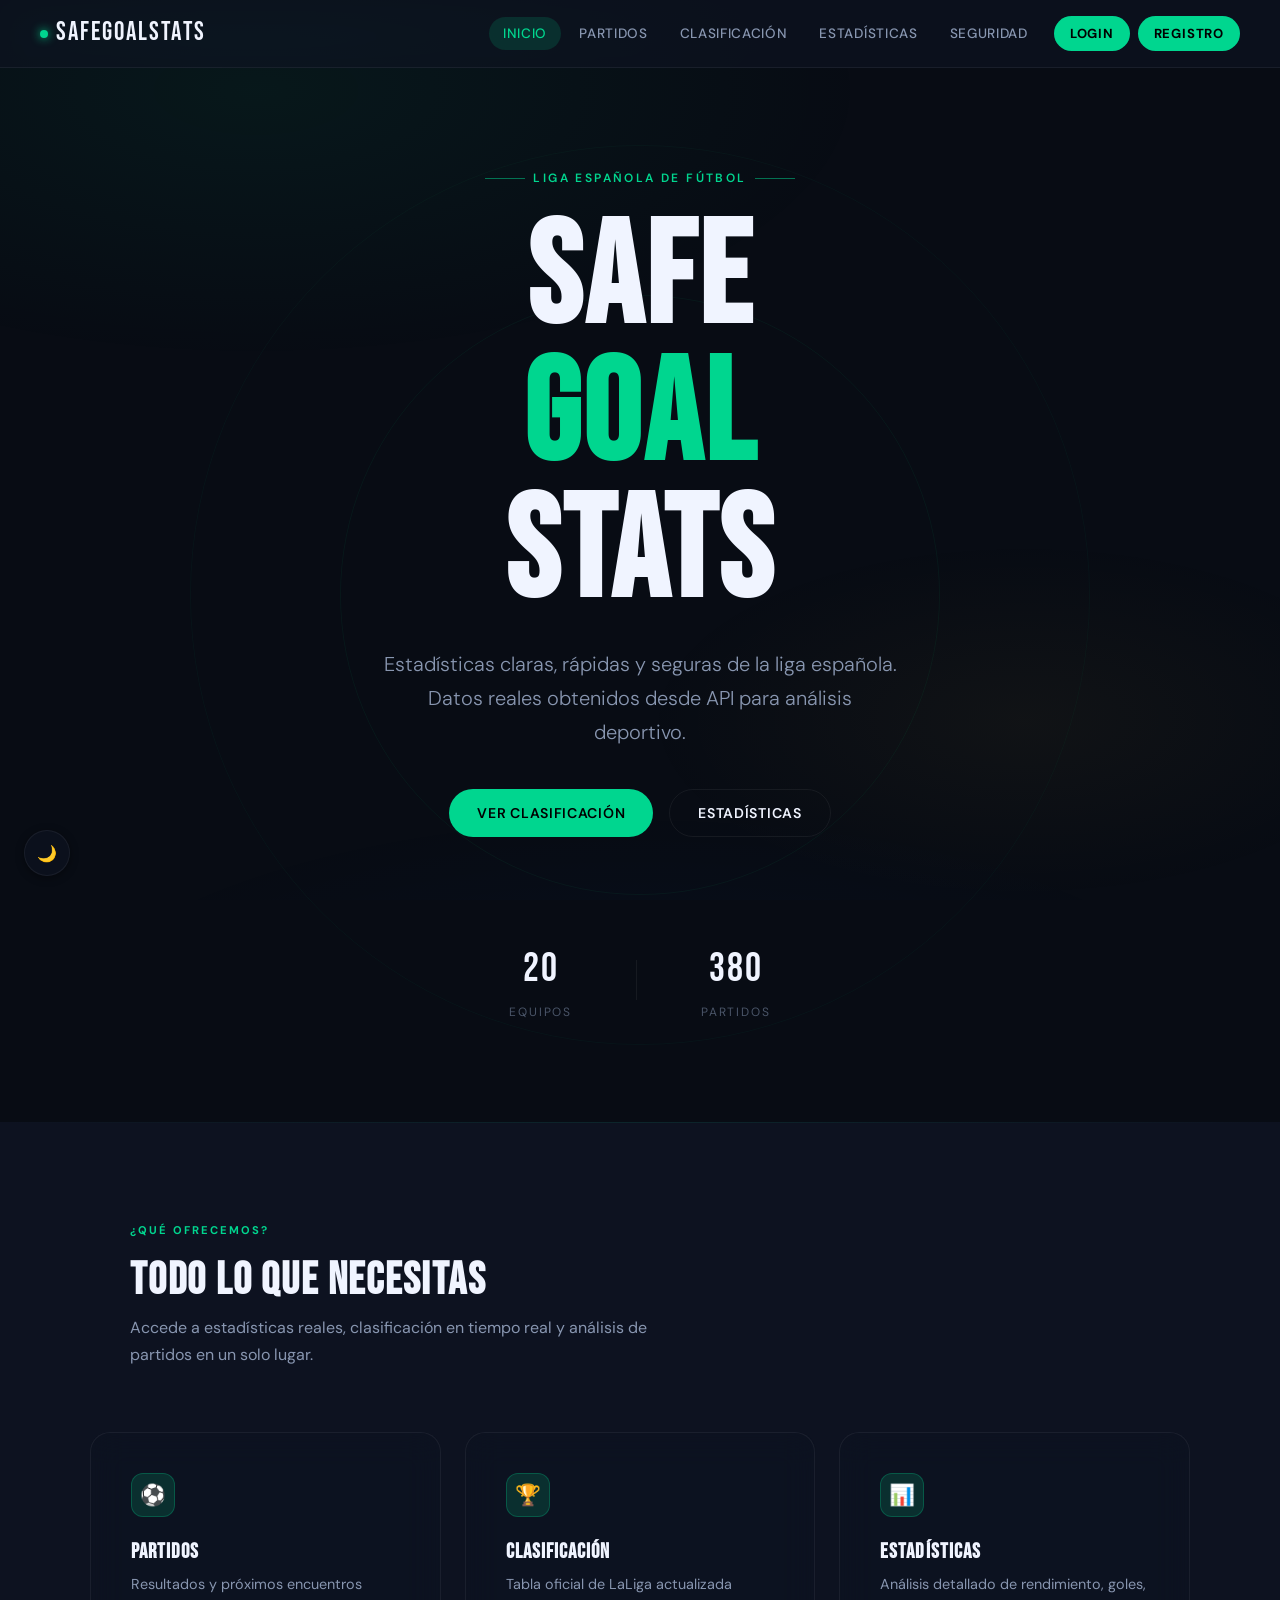
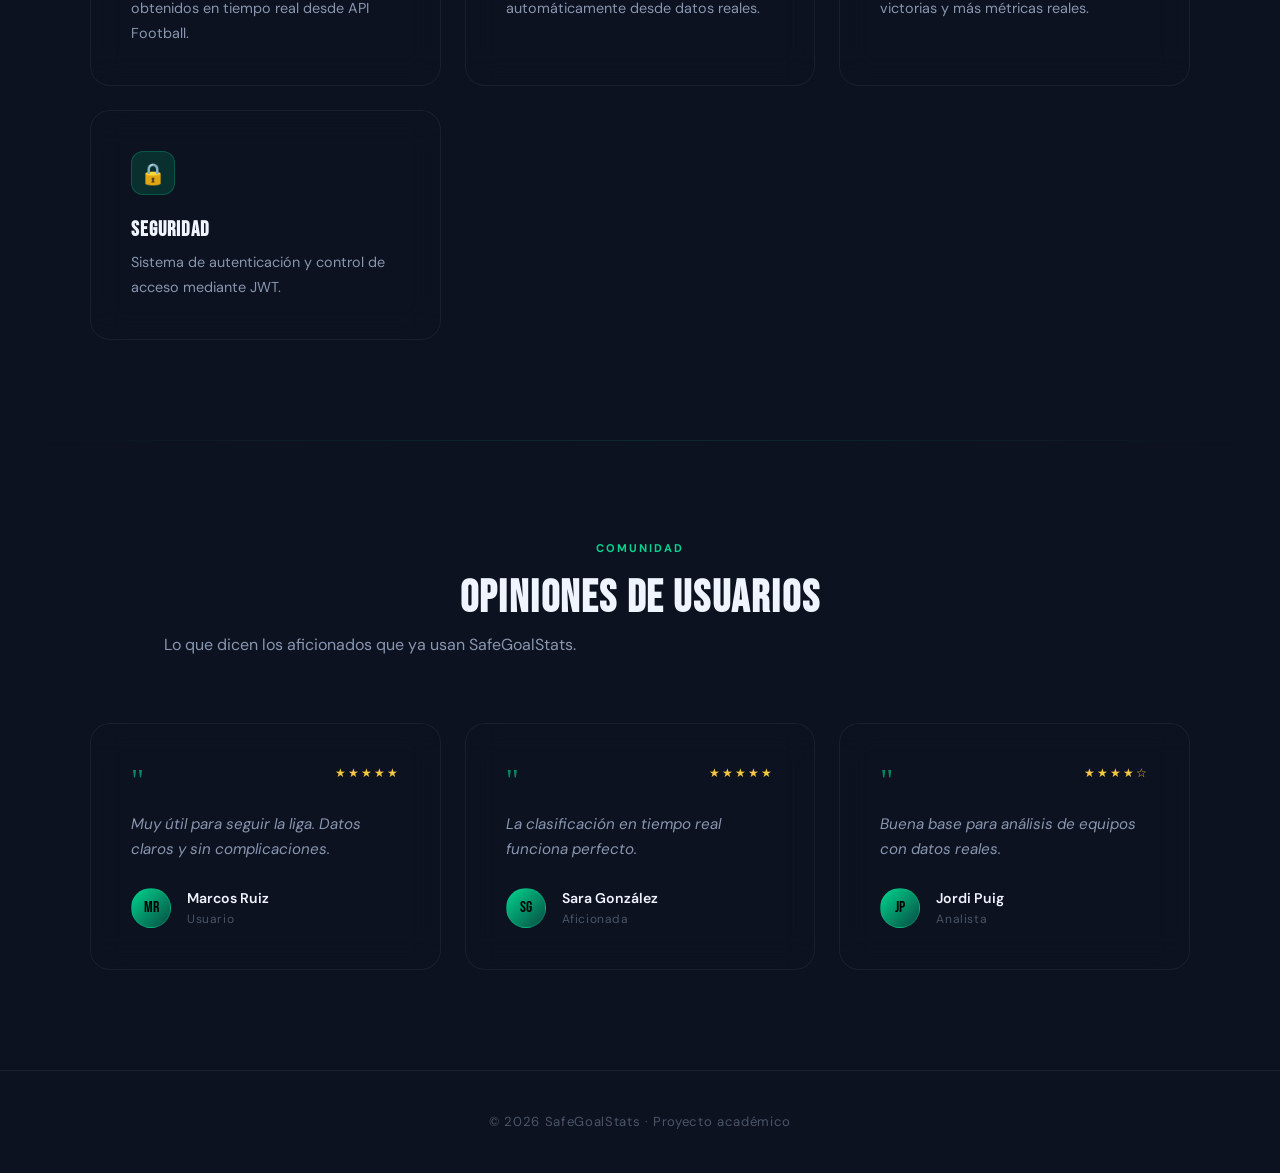
<file: index.html>
<!DOCTYPE html>
<html lang="es">
<head>
<meta charset="UTF-8">
<meta name="viewport" content="width=device-width, initial-scale=1.0">
<title>Inicio | SafeGoalStats</title>
<link rel="stylesheet" href="css/style.css">
<script>
const tema = localStorage.getItem("tema");
if (tema === "claro") document.documentElement.classList.add("claro");
</script>
</head>

<body class="inicio">

<header>
  <a href="index.html" class="logo">
    <span class="logo-dot"></span>
    SafeGoalStats
  </a>
  <nav>
    <a href="index.html" class="activo">Inicio</a>
    <a href="pages/partidos.html">Partidos</a>
    <a href="pages/clasificacion.html">Clasificación</a>
    <a href="pages/estadisticas.html">Estadísticas</a>
    <a href="pages/seguridad.html">Seguridad</a>
    <span id="nav-auth"></span>
  </nav>
</header>

<main>

  <!-- HERO -->
  <section class="hero">
    <div class="hero-bg-ring"></div>
    <div class="hero-bg-ring"></div>

    <p class="hero-eyebrow">Liga Española de Fútbol</p>

    <h1 class="hero-title">
      Safe<span>Goal</span>Stats
    </h1>

    <p class="hero-subtitle">
      Estadísticas claras, rápidas y seguras de la liga española.
      Datos reales obtenidos desde API para análisis deportivo.
    </p>

    <div class="hero-cta-group">
      <a href="pages/clasificacion.html" class="btn btn-primary">Ver Clasificación</a>
      <a href="pages/estadisticas.html" class="btn btn-outline">Estadísticas</a>
    </div>

    <div class="hero-stats">
  <div class="hero-stat-item">
    <div class="hero-stat-value">20</div>
    <div class="hero-stat-label">Equipos</div>
  </div>

  <div class="hero-divider"></div>

  <div class="hero-stat-item">
    <div class="hero-stat-value">380</div>
    <div class="hero-stat-label">Partidos</div>
  </div>
</div>
  </section>

  <!-- FEATURES -->
  <section class="features-section">
    <div class="section" style="padding-top:0; padding-bottom:0;">
      <span class="section-tag reveal">¿Qué ofrecemos?</span>
      <h2 class="section-title reveal reveal-delay-1">Todo lo que necesitas</h2>
      <p class="section-subtitle reveal reveal-delay-2">
        Accede a estadísticas reales, clasificación en tiempo real y análisis de partidos en un solo lugar.
      </p>
    </div>

    <div class="features-grid">
      <div class="feature-card reveal reveal-delay-1">
        <div class="feature-icon">⚽</div>
        <h3>Partidos</h3>
        <p>Resultados y próximos encuentros obtenidos en tiempo real desde API Football.</p>
      </div>

      <div class="feature-card reveal reveal-delay-2">
        <div class="feature-icon">🏆</div>
        <h3>Clasificación</h3>
        <p>Tabla oficial de LaLiga actualizada automáticamente desde datos reales.</p>
      </div>

      <div class="feature-card reveal reveal-delay-3">
        <div class="feature-icon">📊</div>
        <h3>Estadísticas</h3>
        <p>Análisis detallado de rendimiento, goles, victorias y más métricas reales.</p>
      </div>

      <div class="feature-card reveal reveal-delay-4">
        <div class="feature-icon">🔒</div>
        <h3>Seguridad</h3>
        <p>Sistema de autenticación y control de acceso mediante JWT.</p>
      </div>
    </div>
  </section>

  <!-- OPINIONS -->
  <section class="opinions-section">
    <div class="opinions-inner">
      <div class="opinions-header">
        <span class="section-tag reveal">Comunidad</span>
        <h2 class="section-title reveal reveal-delay-1">Opiniones de usuarios</h2>
        <p class="section-subtitle reveal reveal-delay-2">
          Lo que dicen los aficionados que ya usan SafeGoalStats.
        </p>
      </div>

      <div class="opinions-grid">

        <div class="opinion-card reveal reveal-delay-1">
          <div class="opinion-stars">★★★★★</div>
          <div class="opinion-quote">"</div>
          <p class="opinion-text">
            Muy útil para seguir la liga. Datos claros y sin complicaciones.
          </p>
          <div class="opinion-author">
            <div class="opinion-avatar">MR</div>
            <div class="opinion-meta">
              <span class="opinion-name">Marcos Ruiz</span>
              <span class="opinion-role">Usuario</span>
            </div>
          </div>
        </div>

        <div class="opinion-card reveal reveal-delay-2">
          <div class="opinion-stars">★★★★★</div>
          <div class="opinion-quote">"</div>
          <p class="opinion-text">
            La clasificación en tiempo real funciona perfecto.
          </p>
          <div class="opinion-author">
            <div class="opinion-avatar">SG</div>
            <div class="opinion-meta">
              <span class="opinion-name">Sara González</span>
              <span class="opinion-role">Aficionada</span>
            </div>
          </div>
        </div>

        <div class="opinion-card reveal reveal-delay-3">
          <div class="opinion-stars">★★★★☆</div>
          <div class="opinion-quote">"</div>
          <p class="opinion-text">
            Buena base para análisis de equipos con datos reales.
          </p>
          <div class="opinion-author">
            <div class="opinion-avatar">JP</div>
            <div class="opinion-meta">
              <span class="opinion-name">Jordi Puig</span>
              <span class="opinion-role">Analista</span>
            </div>
          </div>
        </div>

      </div>
    </div>
  </section>

</main>

<footer>
  <p>© 2026 SafeGoalStats · Proyecto académico</p>
</footer>

<button id="toggleTema">🌙</button>

<script src="js/app.js"></script>
<script src="js/auth.js"></script>
<script src="main.js"></script>

<script>
const observer = new IntersectionObserver((entries) => {
  entries.forEach(e => {
    if (e.isIntersecting) e.target.classList.add('visible');
  });
}, { threshold: 0.12 });

document.querySelectorAll('.reveal').forEach(el => observer.observe(el));
</script>

</body>
</html>
</file>
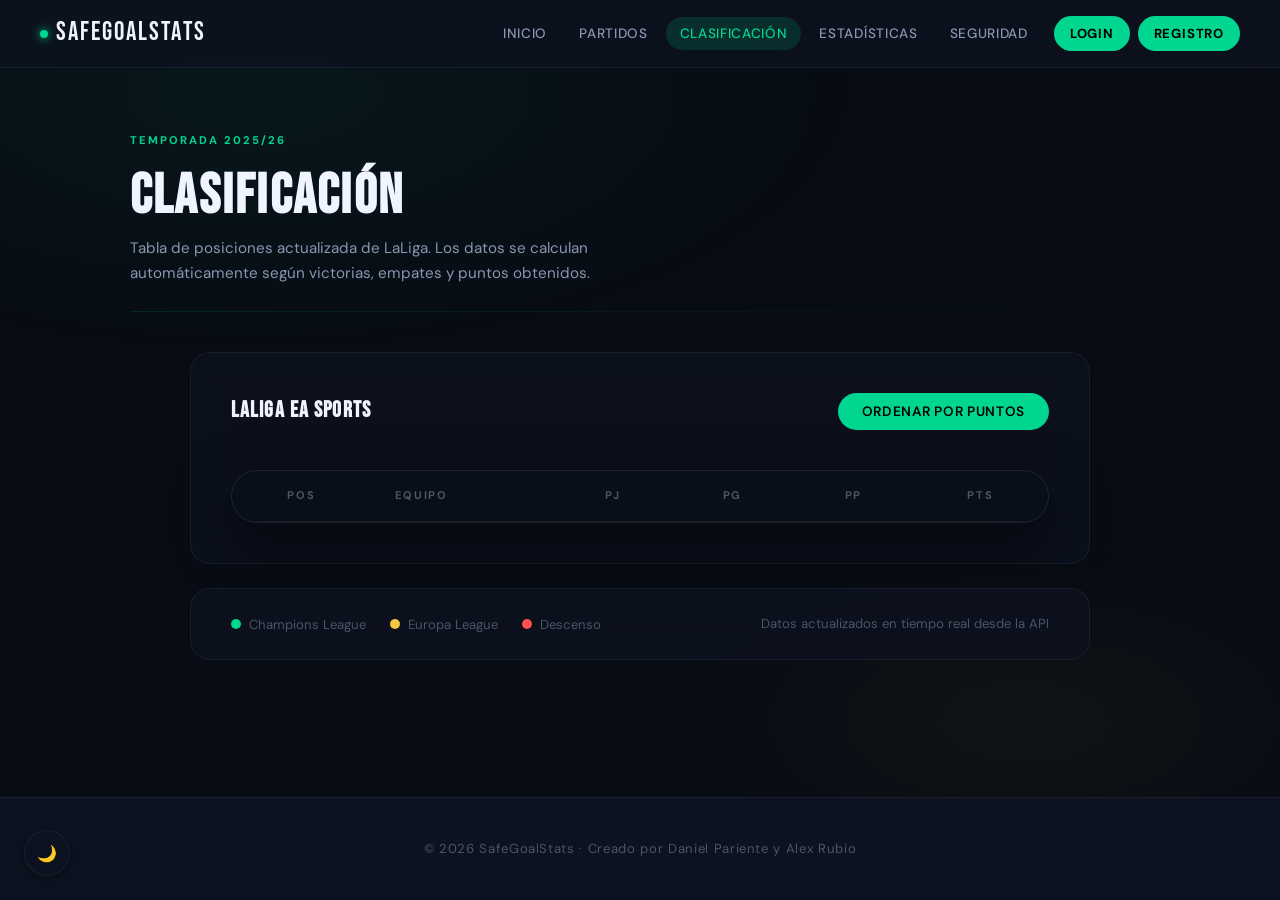
<file: pages/clasificacion.html>
<!DOCTYPE html>
<html lang="es">
<head>
<meta charset="UTF-8">
<meta name="viewport" content="width=device-width, initial-scale=1.0">
<title>Clasificación | SafeGoalStats</title>
<link rel="stylesheet" href="../css/style.css">
<script>
const tema = localStorage.getItem("tema");
if (tema === "claro") document.documentElement.classList.add("claro");
</script>
</head>
<body>

<header>
  <a href="../index.html" class="logo">
    <span class="logo-dot"></span>
    SafeGoalStats
  </a>
  <nav>
    <a href="../index.html">Inicio</a>
    <a href="partidos.html">Partidos</a>
    <a href="clasificacion.html" class="activo">Clasificación</a>
    <a href="estadisticas.html">Estadísticas</a>
    <a href="seguridad.html">Seguridad</a>
    <span id="nav-auth"></span>
  </nav>
</header>

<main>
  <div class="page-header">
    <span class="section-tag">Temporada 2025/26</span>
    <h2 class="titulo-pagina">Clasificación</h2>
    <p style="color:var(--text-secondary);font-size:.95rem;max-width:560px;">Tabla de posiciones actualizada de LaLiga. Los datos se calculan automáticamente según victorias, empates y puntos obtenidos.</p>
    <div class="page-divider"></div>
  </div>

  <section class="bloque reveal" style="margin-top:var(--space-xl);">
    <div style="display:flex;align-items:center;justify-content:space-between;flex-wrap:wrap;gap:var(--space-md);margin-bottom:var(--space-xl);">
      <h3 style="border:none;padding:0;margin:0;">LaLiga EA Sports</h3>
      <button onclick="ordenarTabla()">Ordenar por puntos</button>
    </div>

    <div class="tabla-wrapper fade-slide-up"><table class="tabla-clasificacion" id="tablaLiga">
      <thead>
        <tr class="fade-slide-up">
          <th>Pos</th>
          <th style="text-align:left;">Equipo</th>
          <th>PJ</th>
          <th>PG</th>
          <th>PP</th>
          <th>Pts</th>
        </tr>
      </thead>
      <tbody id="tabla-body">
      </tbody>
    </table></div>
  </section>

  <section class="bloque reveal reveal-delay-1" style="padding:var(--space-lg) var(--space-xl);">
    <div style="display:flex;gap:var(--space-lg);flex-wrap:wrap;align-items:center;">
      <div style="display:flex;align-items:center;gap:var(--space-sm);">
        <div style="width:10px;height:10px;border-radius:50%;background:var(--accent-emerald);"></div>
        <span style="font-size:.82rem;color:var(--text-muted);">Champions League</span>
      </div>
      <div style="display:flex;align-items:center;gap:var(--space-sm);">
        <div style="width:10px;height:10px;border-radius:50%;background:var(--accent-gold);"></div>
        <span style="font-size:.82rem;color:var(--text-muted);">Europa League</span>
      </div>
      <div style="display:flex;align-items:center;gap:var(--space-sm);">
        <div style="width:10px;height:10px;border-radius:50%;background:#ff5050;"></div>
        <span style="font-size:.82rem;color:var(--text-muted);">Descenso</span>
      </div>
      <p style="font-size:.82rem;color:var(--text-muted);margin:0;margin-left:auto;">Datos actualizados en tiempo real desde la API</p>
    </div>
  </section>
</main>

<footer>
  <p>© 2026 SafeGoalStats · Creado por Daniel Pariente y Alex Rubio</p>
</footer>

<button id="toggleTema">🌙</button>

<script src="../js/app.js"></script>
<script src="../js/auth.js"></script>
<script src="../js/main.js"></script>
<script>

const observer = new IntersectionObserver(
  entries => entries.forEach(e => { if(e.isIntersecting) e.target.classList.add('visible'); }),
  { threshold: 0.1 }
);
document.querySelectorAll('.reveal').forEach(el => observer.observe(el));

async function cargarClasificacion() {
    try {
        const res = await fetch("https://safegoalstats-api-production.up.railway.app/api/clasificacion");
        const data = await res.json();

        const tabla = document.getElementById("tabla-body");
        tabla.innerHTML = "";

        const equipos = data.standings[0].table;

        equipos.forEach(equipo => {
            let clase = "";
            if (equipo.position >= 1 && equipo.position <= 5) clase = "pos-champions";
            else if (equipo.position === 6) clase = "pos-europa";
            else if (equipo.position >= 18) clase = "pos-descenso";
            tabla.innerHTML += `
                <tr class="${clase} fade-slide-up">
                    <td>${equipo.position}</td>
                    <td>${equipo.team.name}</td>
                    <td>${equipo.playedGames}</td>
                    <td>${equipo.won}</td>
                    <td>${equipo.lost}</td>
                    <td>${equipo.points}</td>
                </tr>
            `;
        });

    } catch (error) {
        console.error("Error cargando clasificación:", error);
    }
}

cargarClasificacion();
</script>

</body>
</html>
</file>
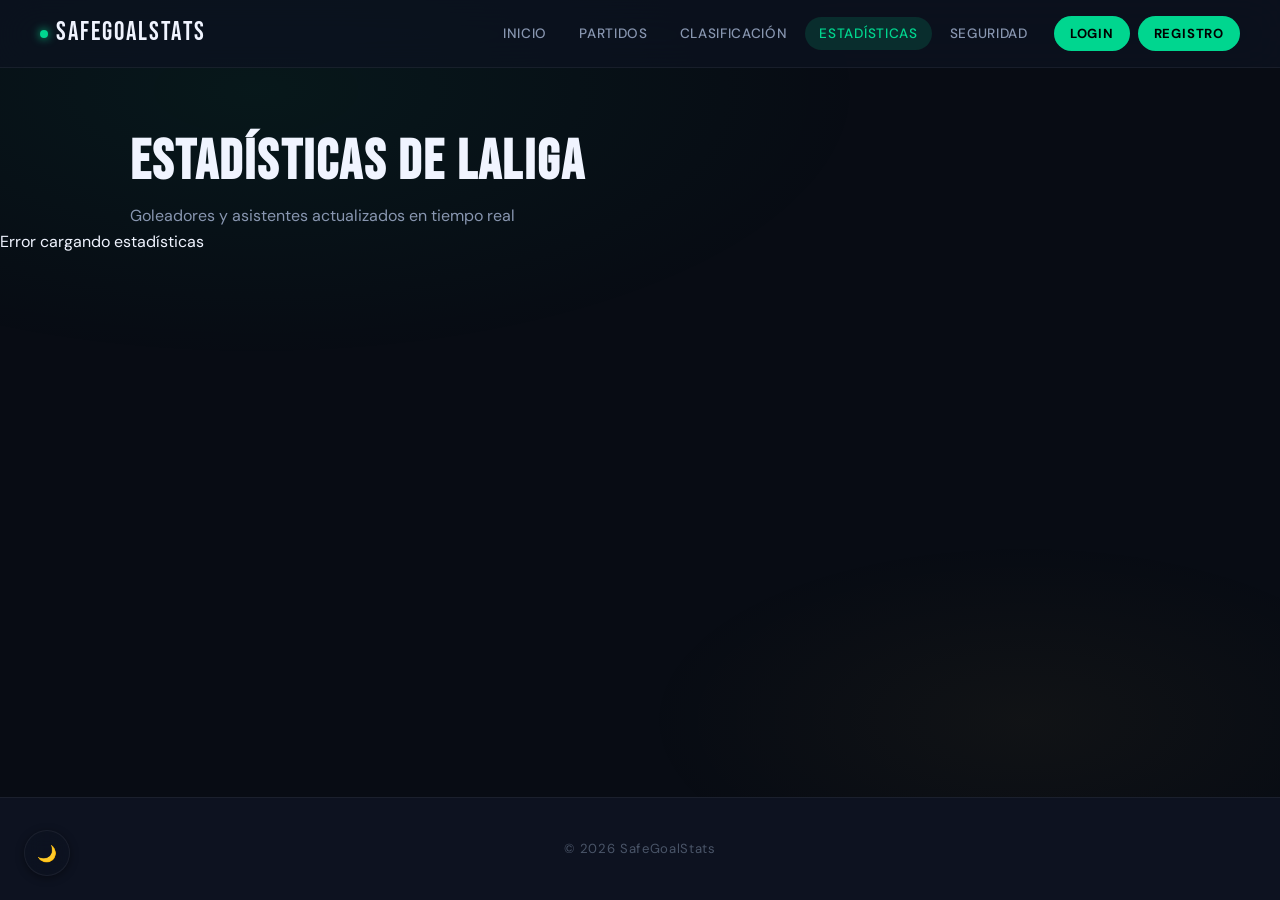
<file: pages/estadisticas.html>
<!DOCTYPE html>
<html lang="es">
<head>
<meta charset="UTF-8">
<meta name="viewport" content="width=device-width, initial-scale=1.0">
<title>Estadísticas | SafeGoalStats</title>
<link rel="stylesheet" href="../css/style.css">

<script>
if (localStorage.getItem("tema") === "claro") {
    document.documentElement.classList.add("claro");
}
</script>
</head>

<body>

<header>
  <a href="../index.html" class="logo">
    <span class="logo-dot"></span>
    SafeGoalStats
  </a>

  <nav>
    <a href="../index.html">Inicio</a>
    <a href="partidos.html">Partidos</a>
    <a href="clasificacion.html">Clasificación</a>
    <a href="estadisticas.html" class="activo">Estadísticas</a>
    <a href="seguridad.html">Seguridad</a>
    <span id="nav-auth"></span>
  </nav>
</header>

<main>

<div class="page-header">
  <h2 class="titulo-pagina">Estadísticas de LaLiga</h2>
  <p style="color:var(--text-secondary)">Goleadores y asistentes actualizados en tiempo real</p>
</div>

<div id="loading">Cargando estadísticas...</div>

<section id="stats-container" class="stats-grid" style="display:none"></section>

</main>

<footer>
  <p>© 2026 SafeGoalStats</p>
</footer>

<button id="toggleTema">🌙</button>

<script src="../js/app.js"></script>
<script src="../js/auth.js"></script>
<script src="../js/main.js"></script>


<script>


const container = document.getElementById("stats-container");
const loading = document.getElementById("loading");


function crearJugador(j, valor, label, maxValor) {
    const porcentaje = Math.max((valor / maxValor) * 100, 10);
    return `
        <div class="bloque jugador-card fade-slide-up">
            <div class="jugador-avatar">${j.player.name.charAt(0)}</div>
            <div class="jugador-info">
                <div style="display:flex;justify-content:space-between;gap:10px;align-items:center;">
                    <div>
                        <strong>${j.player.name}</strong><br>
                        <small style="color:var(--text-secondary)">${j.team.name}</small>
                    </div>
                    <span style="color:var(--accent-gold);font-weight:700;">${valor} ${label}</span>
                </div>
                <div class="progress-bar">
                    <div class="progress-value" style="width:${porcentaje}%"></div>
                </div>
            </div>
        </div>
    `;
}


async function cargarStats() {
    try {
        const res = await fetch("https://safegoalstats-api-production.up.railway.app/api/estadisticas");
        const data = await res.json();

        const scorers = data.scorers || [];

        const maxGoles = Math.max(...scorers.map(j => j.goals), 1);

        container.innerHTML = `
            <div class="stats-column">
                <div class="bloque"><h3>Máximos goleadores</h3></div>
                ${scorers.map(j => crearJugador(j, j.goals, 'goles', maxGoles)).join('')}
            </div>
        `;

        loading.style.display = "none";
        container.style.display = "block";

    } catch (err) {
        console.error(err);
        loading.innerHTML = "Error cargando estadísticas";
    }
}

cargarStats();
</script>

</body>
</html>
</file>
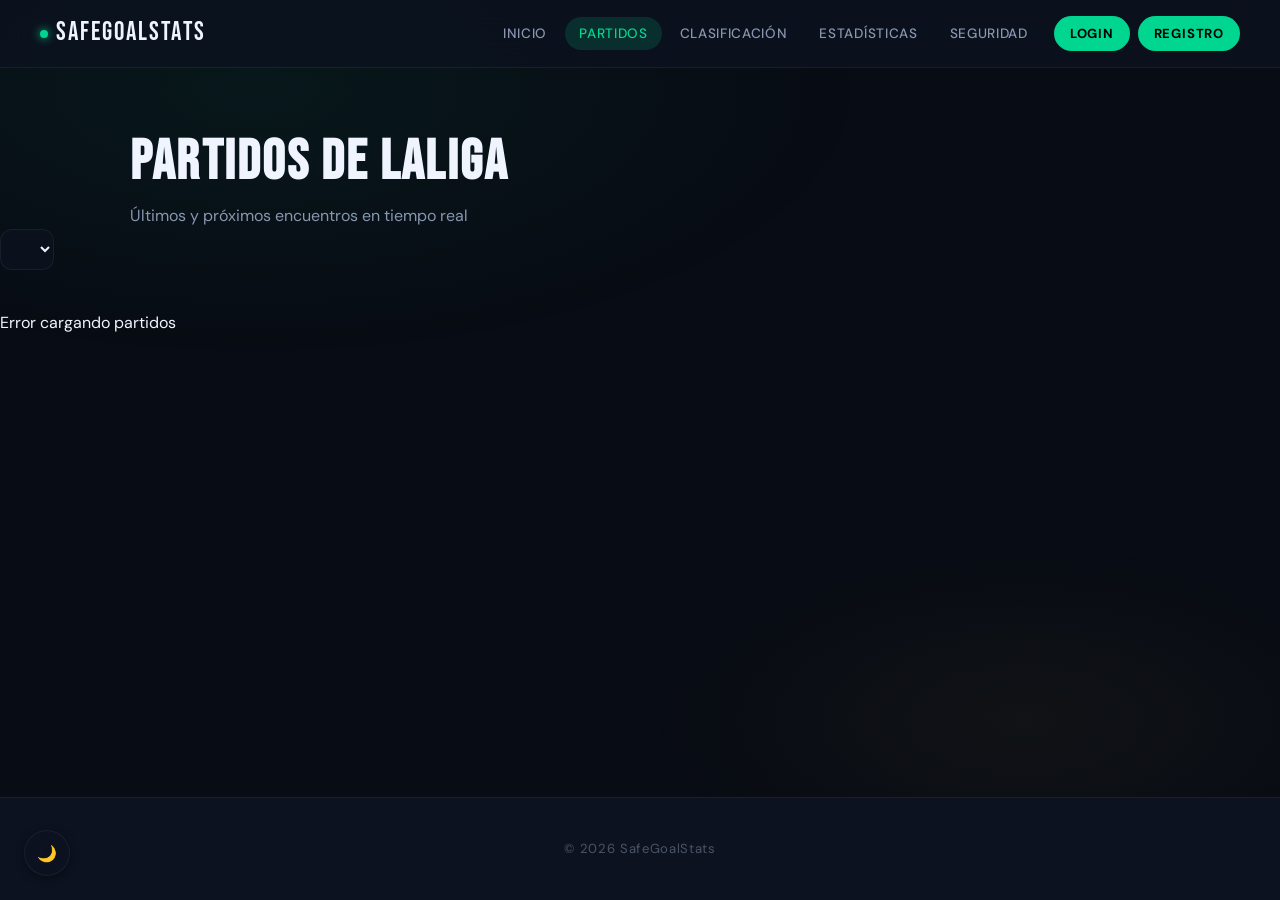
<file: pages/partidos.html>
<!DOCTYPE html>
<html lang="es">
<head>
<meta charset="UTF-8">
<meta name="viewport" content="width=device-width, initial-scale=1.0">
<title>Partidos | SafeGoalStats</title>

<link rel="stylesheet" href="../css/style.css">

<script>
if (localStorage.getItem("tema") === "claro") {
    document.documentElement.classList.add("claro");
}
</script>

<style>

.partido-equipos{
    display:flex;
    align-items:center;
    justify-content:space-between;
    gap:12px;
}

.equipo{
    flex:1;
    font-weight:600;
}

.equipo-local{
    text-align:right;
}

.equipo-visitante{
    text-align:left;
}

.vs-centro{
    min-width:70px;
    text-align:center;
    font-weight:700;
    color:var(--accent-gold);
}

.resultado-final{
    min-width:70px;
    text-align:center;
    font-weight:700;
    color:var(--text-primary);
}

</style>

</head>

<body>

<header>
  <a href="../index.html" class="logo">
    <span class="logo-dot"></span>
    SafeGoalStats
  </a>

  <nav>
    <a href="../index.html">Inicio</a>
    <a href="partidos.html" class="activo">Partidos</a>
    <a href="clasificacion.html">Clasificación</a>
    <a href="estadisticas.html">Estadísticas</a>
    <a href="seguridad.html">Seguridad</a>
    <span id="nav-auth"></span>
  </nav>
</header>


<main>

<div class="page-header">
  <h2 class="titulo-pagina">Partidos de LaLiga</h2>
  <p style="color:var(--text-secondary)">
    Últimos y próximos encuentros en tiempo real
  </p>
</div>

<div class="filtro-jornada">
<select id="selectorJornada" class="select-jornada"></select>
</div>

<div id="loading">Cargando partidos...</div>

<section id="partidos-container" class="partidos-grid" style="display:none"></section>

</main>


<footer>
  <p>© 2026 SafeGoalStats</p>
</footer>

<button id="toggleTema">🌙</button>


<script src="../js/app.js"></script>
<script src="../js/auth.js"></script>
<script src="../js/main.js"></script>


<script>

const container = document.getElementById("partidos-container");
const loading = document.getElementById("loading");
const selectorJornada = document.getElementById("selectorJornada");

let todosPartidos = [];

function formatearFecha(fecha) {

    const d = new Date(fecha);

    return d.toLocaleDateString("es-ES", {
        day: "2-digit",
        month: "short",
        hour: "2-digit",
        minute: "2-digit"
    });
}

function crearPartido(p) {

    const home = p.homeTeam?.name || "Local";
    const away = p.awayTeam?.name || "Visitante";

    const status = p.status;

    const date = formatearFecha(p.utcDate);

    let centro = "";

    if (status === "FINISHED") {

        centro = `
            <div class="resultado-final">
                ${p.score.fullTime.home} - ${p.score.fullTime.away}
            </div>
        `;

    } else {

        centro = `
            <div class="vs-centro">
                VS
            </div>
        `;
    }

    return `
        <div class="bloque partido-card fade-slide-up" style="padding:20px;">

            <div class="partido-equipos">

                <div class="equipo equipo-local">
                    ${home}
                </div>

                ${centro}

                <div class="equipo equipo-visitante">
                    ${away}
                </div>

            </div>

            <div style="margin-top:14px;text-align:center;color:var(--text-secondary);font-size:.9rem;">
                ${date}
            </div>

        </div>
    `;
}

function renderPartidos(jornada) {

    const filtrados = todosPartidos.filter(
        p => (p.matchday || 0) === Number(jornada)
    );

    container.innerHTML = filtrados.map(crearPartido).join("");
}

async function cargarPartidos() {

    try {

        const res = await fetch("https://safegoalstats-api-production.up.railway.app/api/partidos");

        const data = await res.json();

        todosPartidos = data.matches || [];

        const jornadas = [
            ...new Set(
                todosPartidos
                .map(p => p.matchday)
                .filter(Boolean)
            )
        ].sort((a,b)=>a-b);

        selectorJornada.innerHTML = jornadas.map(j =>
            `<option value="${j}">Jornada ${j}</option>`
        ).join("");

        const jornadaActual = [...todosPartidos]
            .reverse()
            .find(p => p.status !== "SCHEDULED")
            ?.matchday || jornadas[jornadas.length - 1];

        selectorJornada.value = jornadaActual;

        renderPartidos(jornadaActual);

        selectorJornada.addEventListener("change", (e) => {
            renderPartidos(e.target.value);
        });

        loading.style.display = "none";

        container.style.display = "grid";

    } catch (err) {

        console.error(err);

        loading.innerHTML = "Error cargando partidos";
    }
}

cargarPartidos();

</script>

</body>
</html>
</file>
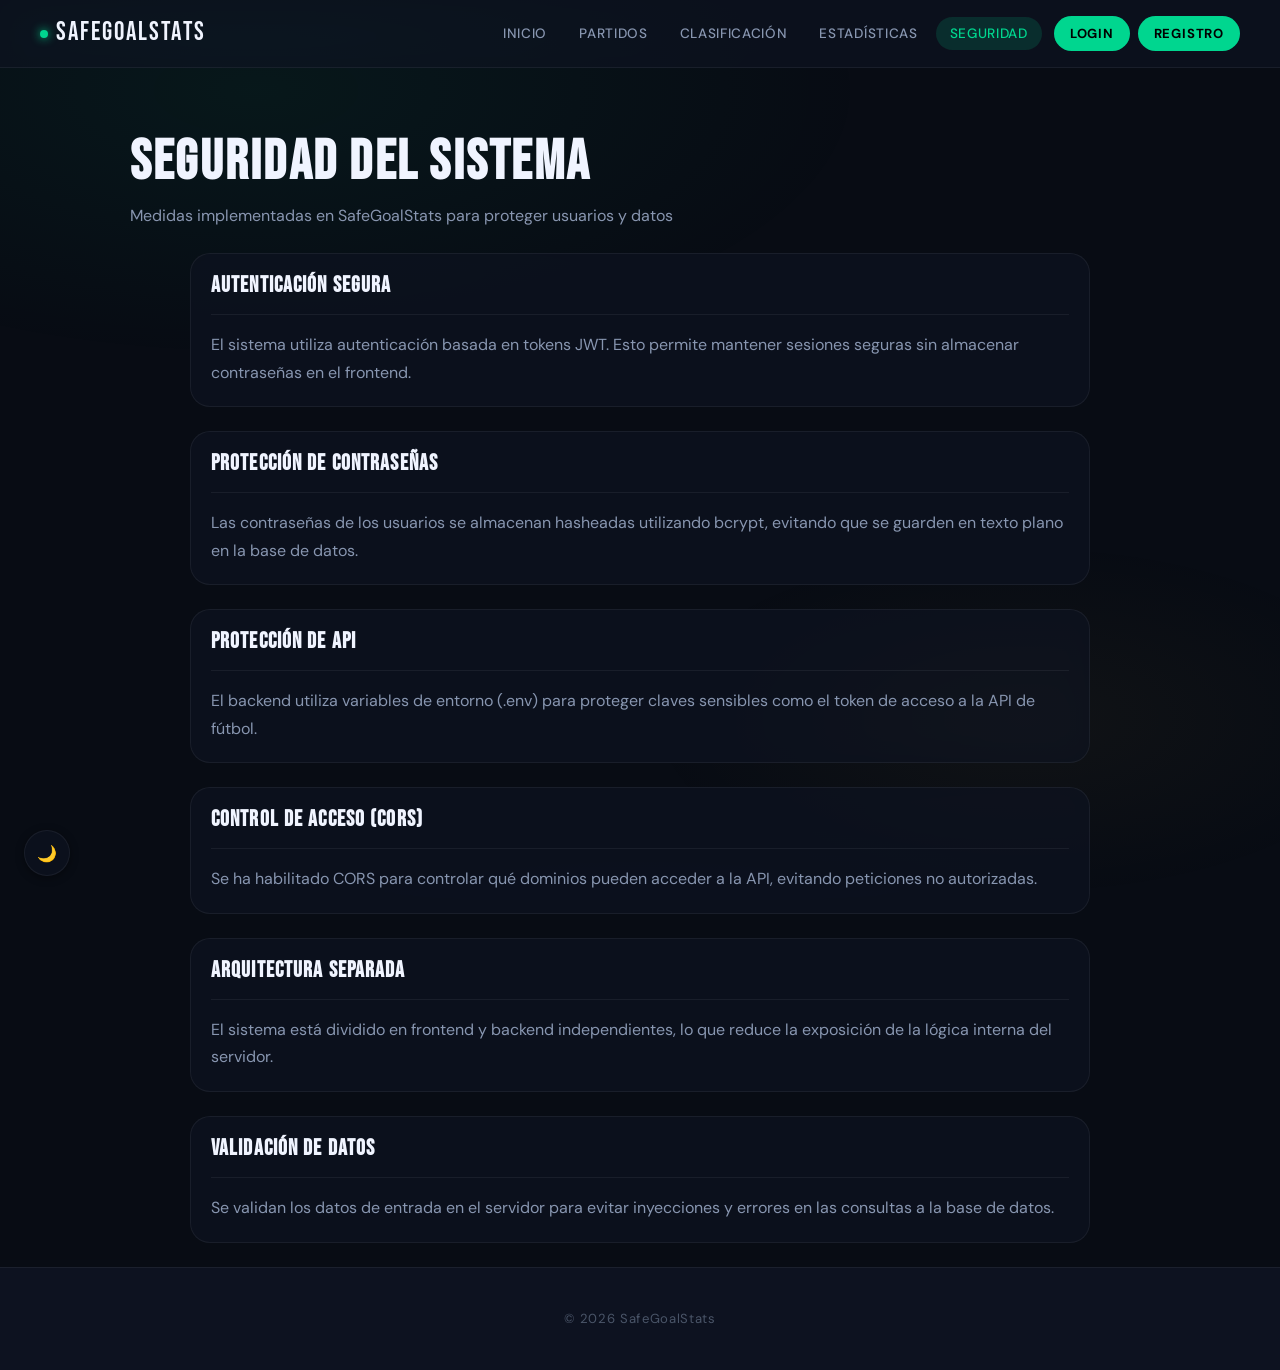
<file: pages/seguridad.html>
<!DOCTYPE html>
<html lang="es">
<head>
<meta charset="UTF-8">
<meta name="viewport" content="width=device-width, initial-scale=1.0">
<title>Seguridad | SafeGoalStats</title>
<link rel="stylesheet" href="../css/style.css">

<script>
if (localStorage.getItem("tema") === "claro") {
    document.documentElement.classList.add("claro");
}
</script>
</head>

<body>

<header>
  <a href="../index.html" class="logo">
    <span class="logo-dot"></span>
    SafeGoalStats
  </a>

  <nav>
    <a href="../index.html">Inicio</a>
    <a href="partidos.html">Partidos</a>
    <a href="clasificacion.html">Clasificación</a>
    <a href="estadisticas.html">Estadísticas</a>
    <a href="seguridad.html" class="activo">Seguridad</a>
    <span id="nav-auth"></span>
  </nav>
</header>

<main>

<div class="page-header">
  <h2 class="titulo-pagina">Seguridad del sistema</h2>
  <p style="color:var(--text-secondary)">
    Medidas implementadas en SafeGoalStats para proteger usuarios y datos
  </p>
</div>

<!-- CONTENIDO -->

<section class="bloque" style="padding:20px; margin-bottom:15px;">
  <h3>Autenticación segura</h3>
  <p>
    El sistema utiliza autenticación basada en tokens JWT.  
    Esto permite mantener sesiones seguras sin almacenar contraseñas en el frontend.
  </p>
</section>

<section class="bloque" style="padding:20px; margin-bottom:15px;">
  <h3>Protección de contraseñas</h3>
  <p>
    Las contraseñas de los usuarios se almacenan hasheadas utilizando bcrypt, 
    evitando que se guarden en texto plano en la base de datos.
  </p>
</section>

<section class="bloque" style="padding:20px; margin-bottom:15px;">
  <h3>Protección de API</h3>
  <p>
    El backend utiliza variables de entorno (.env) para proteger claves sensibles 
    como el token de acceso a la API de fútbol.
  </p>
</section>

<section class="bloque" style="padding:20px; margin-bottom:15px;">
  <h3>Control de acceso (CORS)</h3>
  <p>
    Se ha habilitado CORS para controlar qué dominios pueden acceder a la API, 
    evitando peticiones no autorizadas.
  </p>
</section>

<section class="bloque" style="padding:20px; margin-bottom:15px;">
  <h3>Arquitectura separada</h3>
  <p>
    El sistema está dividido en frontend y backend independientes, lo que reduce 
    la exposición de la lógica interna del servidor.
  </p>
</section>

<section class="bloque" style="padding:20px;">
  <h3>Validación de datos</h3>
  <p>
    Se validan los datos de entrada en el servidor para evitar inyecciones y errores 
    en las consultas a la base de datos.
  </p>
</section>

</main>

<footer>
  <p>© 2026 SafeGoalStats</p>
</footer>

<button id="toggleTema">🌙</button>

<script src="../js/app.js"></script>
<script src="../js/auth.js"></script>
<script src="../js/main.js"></script>

<script>
</script>

</body>
</html>
</file>
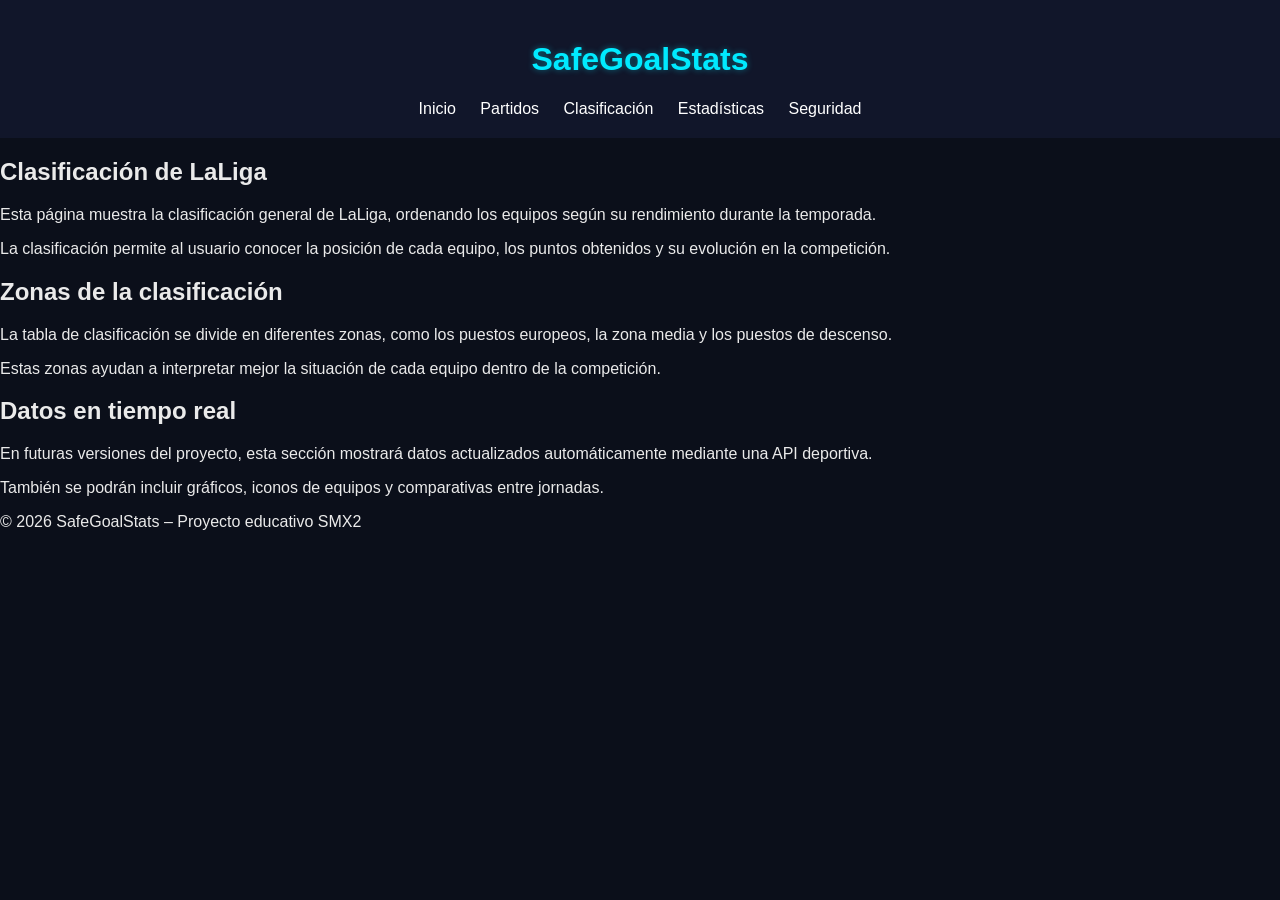
<file: safegoalstats/pages/clasificacion.html>
<!DOCTYPE html>
<html lang="es">
<head>
  <meta charset="UTF-8">
  <title>Clasificación | SafeGoalStats</title>
  <link rel="stylesheet" href="../css/style.css">
</head>
<body>

  <header>
    <h1>SafeGoalStats</h1>
    <nav>
      <a href="../index.html">Inicio</a>
      <a href="partidos.html">Partidos</a>
      <a href="clasificacion.html">Clasificación</a>
      <a href="estadisticas.html">Estadísticas</a>
      <a href="seguridad.html">Seguridad</a>
    </nav>
  </header>

  <main>

    <!-- INTRODUCCIÓN -->
    <section class="bloque">
      <h2>Clasificación de LaLiga</h2>
      <p>
        Esta página muestra la clasificación general de LaLiga,
        ordenando los equipos según su rendimiento durante la temporada.
      </p>
      <p>
        La clasificación permite al usuario conocer la posición de cada equipo,
        los puntos obtenidos y su evolución en la competición.
      </p>
    </section>

    <!-- ZONAS DE LA TABLA -->
    <section class="bloque">
      <h2>Zonas de la clasificación</h2>
      <p>
        La tabla de clasificación se divide en diferentes zonas,
        como los puestos europeos, la zona media y los puestos de descenso.
      </p>
      <p>
        Estas zonas ayudan a interpretar mejor la situación de cada equipo
        dentro de la competición.
      </p>
    </section>

    <!-- FUTURAS MEJORAS -->
    <section class="bloque">
      <h2>Datos en tiempo real</h2>
      <p>
        En futuras versiones del proyecto, esta sección mostrará
        datos actualizados automáticamente mediante una API deportiva.
      </p>
      <p>
        También se podrán incluir gráficos, iconos de equipos
        y comparativas entre jornadas.
      </p>
    </section>

  </main>

  <footer>
    <p>© 2026 SafeGoalStats – Proyecto educativo SMX2</p>
  </footer>

</body>
</html>
</file>
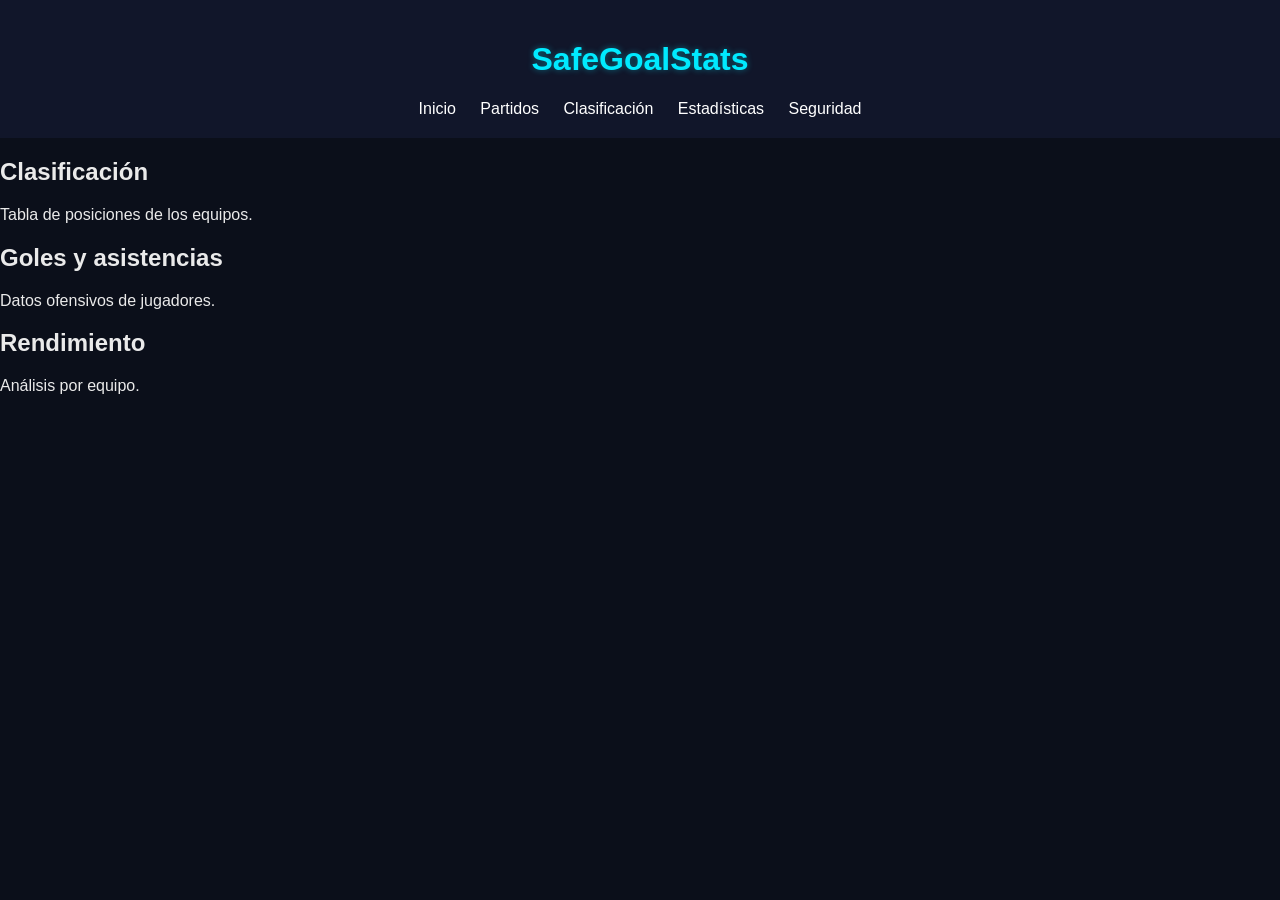
<file: safegoalstats/pages/estadisticas.html>
<!DOCTYPE html>
<html lang="es">
<head>
  <meta charset="UTF-8">
  <title>Estadísticas - SafeGoalStats</title>
  <link rel="stylesheet" href="../css/style.css">

 <header>
    <h1>SafeGoalStats</h1>
    <nav>
      <a href="../index.html">Inicio</a>
      <a href="partidos.html">Partidos</a>
      <a href="clasificacion.html">Clasificación</a>
      <a href="estadisticas.html">Estadísticas</a>
      <a href="seguridad.html">Seguridad</a>
    </nav>
  </header>

<h2>Clasificación</h2>
<p>Tabla de posiciones de los equipos.</p>

<h2>Goles y asistencias</h2>
<p>Datos ofensivos de jugadores.</p>

<h2>Rendimiento</h2>
<p>Análisis por equipo.</p>

</body>
</html>
</file>
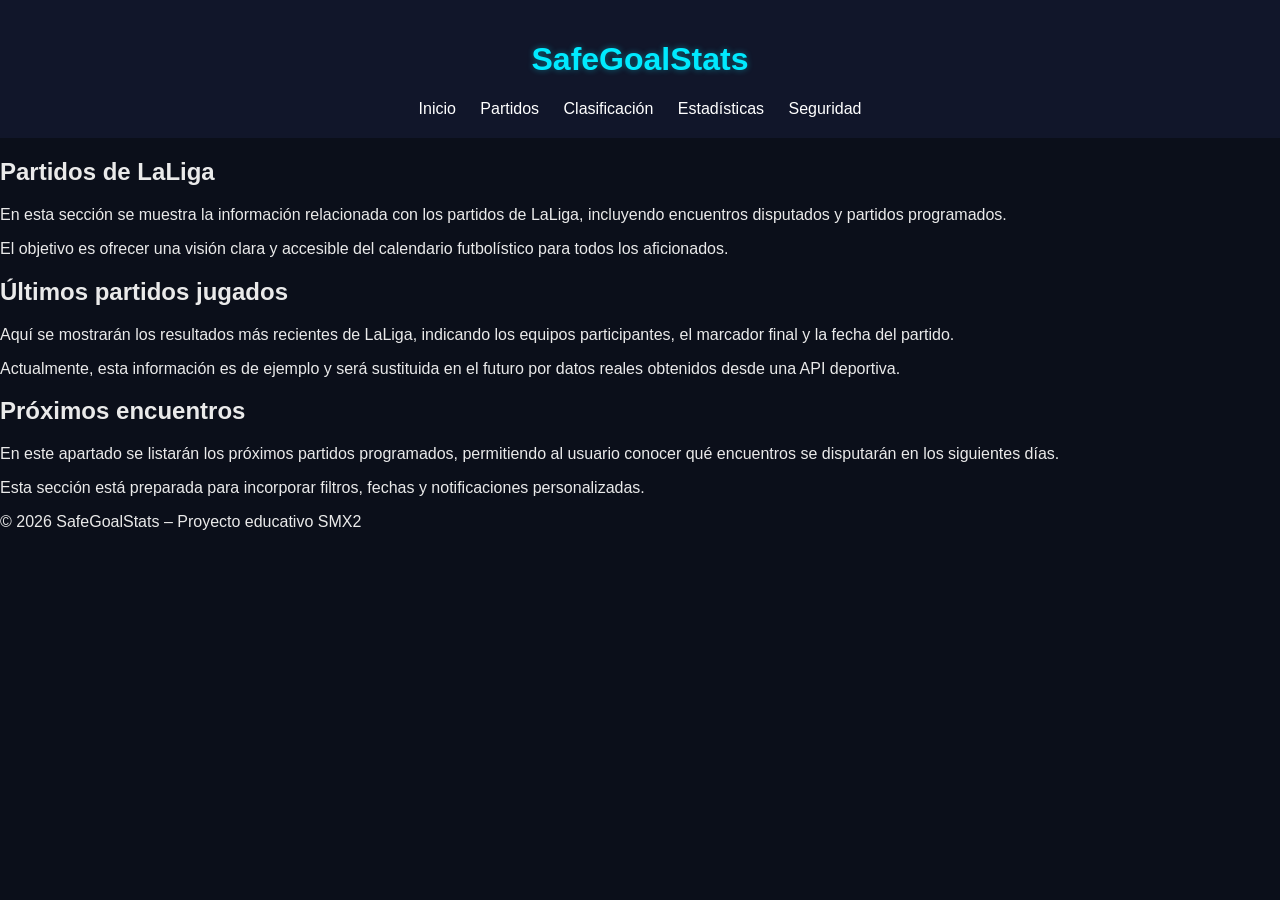
<file: safegoalstats/pages/partidos.html>
<!DOCTYPE html>
<html lang="es">
<head>
  <meta charset="UTF-8">
  <title>Partidos | SafeGoalStats</title>
  <link rel="stylesheet" href="../css/style.css">
</head>
<body>

  <header>
    <h1>SafeGoalStats</h1>
    <nav>
      <a href="../index.html">Inicio</a>
      <a href="partidos.html">Partidos</a>
      <a href="clasificacion.html">Clasificación</a>
      <a href="estadisticas.html">Estadísticas</a>
      <a href="seguridad.html">Seguridad</a>
    </nav>
  </header>

  <main>

    <!-- INTRODUCCIÓN -->
    <section class="bloque">
      <h2>Partidos de LaLiga</h2>
      <p>
        En esta sección se muestra la información relacionada con los partidos
        de LaLiga, incluyendo encuentros disputados y partidos programados.
      </p>
      <p>
        El objetivo es ofrecer una visión clara y accesible del calendario
        futbolístico para todos los aficionados.
      </p>
    </section>

    <!-- PARTIDOS JUGADOS -->
    <section class="bloque">
      <h2>Últimos partidos jugados</h2>
      <p>
        Aquí se mostrarán los resultados más recientes de LaLiga, indicando
        los equipos participantes, el marcador final y la fecha del partido.
      </p>
      <p>
        Actualmente, esta información es de ejemplo y será sustituida en el
        futuro por datos reales obtenidos desde una API deportiva.
      </p>
    </section>

    <!-- PRÓXIMOS PARTIDOS -->
    <section class="bloque">
      <h2>Próximos encuentros</h2>
      <p>
        En este apartado se listarán los próximos partidos programados,
        permitiendo al usuario conocer qué encuentros se disputarán
        en los siguientes días.
      </p>
      <p>
        Esta sección está preparada para incorporar filtros, fechas
        y notificaciones personalizadas.
      </p>
    </section>

  </main>

  <footer>
    <p>© 2026 SafeGoalStats – Proyecto educativo SMX2</p>
  </footer>

</body>
</html>
</file>
<file: css/style.css>
/* ============================================================
   SAFEGOALSTATS — DESIGN SYSTEM
   Aesthetic: Sports Intelligence · Dark Premium
   Fonts: Bebas Neue (display) + DM Sans (body)
   Colors: Deep navy · Emerald accent · Gold highlight
   ============================================================ */

@import url('https://fonts.googleapis.com/css2?family=Bebas+Neue&family=DM+Sans:ital,opsz,wght@0,9..40,300;0,9..40,400;0,9..40,500;0,9..40,700;1,9..40,300&display=swap');

:root {
  --bg-base:       #080c14;
  --bg-surface:    #0d1220;
  --bg-elevated:   #111929;
  --bg-glass:      rgba(13, 18, 32, 0.72);
  --bg-glass-2:    rgba(255,255,255,0.04);

  --accent-emerald: #00d68f;
  --accent-emerald-dim: rgba(0, 214, 143, 0.15);
  --accent-emerald-glow: rgba(0, 214, 143, 0.35);
  --accent-gold:   #f5c842;
  --accent-gold-dim: rgba(245, 200, 66, 0.12);

  --text-primary:  #f0f4ff;
  --text-secondary: #8896b0;
  --text-muted:    #4a5568;
  --text-accent:   var(--accent-emerald);

  --border-subtle: rgba(255,255,255,0.06);
  --border-accent: rgba(0, 214, 143, 0.25);
  --border-gold:   rgba(245, 200, 66, 0.3);

  --shadow-sm:   0 2px 8px rgba(0,0,0,0.4);
  --shadow-md:   0 8px 32px rgba(0,0,0,0.5);
  --shadow-lg:   0 20px 60px rgba(0,0,0,0.6);
  --shadow-emerald: 0 0 30px rgba(0, 214, 143, 0.18);
  --shadow-gold:    0 0 30px rgba(245, 200, 66, 0.15);

  --space-xs: 4px;  --space-sm: 8px;   --space-md: 16px;
  --space-lg: 24px; --space-xl: 40px;  --space-2xl: 64px;
  --space-3xl: 100px;

  --radius-sm: 6px; --radius-md: 12px; --radius-lg: 20px;
  --radius-xl: 28px; --radius-full: 9999px;

  --transition-fast: 0.15s cubic-bezier(0.4,0,0.2,1);
  --transition-base: 0.25s cubic-bezier(0.4,0,0.2,1);
  --transition-slow: 0.4s cubic-bezier(0.4,0,0.2,1);

  --font-display: 'Bebas Neue', sans-serif;
  --font-body:    'DM Sans', sans-serif;
}

body.claro {
  --bg-base:      #f0f4fb;
  --bg-surface:   #e8edf8;
  --bg-elevated:  #ffffff;
  --bg-glass:     rgba(255,255,255,0.75);
  --bg-glass-2:   rgba(0,0,0,0.03);
  --text-primary:  #0d1220;
  --text-secondary: #4a5568;
  --text-muted:    #8896b0;
  --border-subtle: rgba(0,0,0,0.07);
  --border-accent: rgba(0, 162, 110, 0.3);
  --accent-emerald: #00a06e;
  --accent-emerald-dim: rgba(0, 160, 110, 0.12);
  --accent-emerald-glow: rgba(0, 160, 110, 0.25);
  --shadow-md: 0 8px 32px rgba(0,0,0,0.08);
  --shadow-lg: 0 20px 60px rgba(0,0,0,0.1);
}

*,*::before,*::after { box-sizing: border-box; margin: 0; padding: 0; }

html { scroll-behavior: smooth; font-size: 16px; }

body {
  background-color: var(--bg-base);
  color: var(--text-primary);
  font-family: var(--font-body);
  font-weight: 400;
  line-height: 1.6;
  min-height: 100vh;
  display: flex;
  flex-direction: column;
  -webkit-font-smoothing: antialiased;
  transition: background-color var(--transition-slow), color var(--transition-slow);
  opacity: 0;
  animation: fadeIn 0.4s ease forwards;
}

@keyframes fadeIn { to { opacity: 1; } }

main { flex: 1; }
img { max-width: 100%; display: block; }
input,button,textarea,select { font-family: var(--font-body); }

h1,h2,h3,h4 {
  font-family: var(--font-display);
  letter-spacing: 0.03em;
  line-height: 1.1;
}
h1 { font-size: clamp(2.5rem,6vw,5rem); }
h2 { font-size: clamp(1.8rem,4vw,3rem); }
h3 { font-size: clamp(1.2rem,2.5vw,1.8rem); }
p { color: var(--text-secondary); line-height: 1.7; }

/* Background Mesh */
body::before {
  content: '';
  position: fixed;
  inset: 0;
  background:
    radial-gradient(ellipse 80% 50% at 20% 10%, rgba(0,214,143,0.06) 0%, transparent 60%),
    radial-gradient(ellipse 60% 40% at 80% 80%, rgba(245,200,66,0.04) 0%, transparent 50%),
    radial-gradient(ellipse 100% 60% at 50% 120%, rgba(0,100,255,0.05) 0%, transparent 50%);
  pointer-events: none;
  z-index: 0;
}
body > * { position: relative; z-index: 1; }

/* ============================================================ HEADER ============ */
header {
  position: sticky;
  top: 0;
  z-index: 100;
  display: flex;
  align-items: center;
  justify-content: space-between;
  padding: 0 var(--space-xl);
  height: 68px;
  background: var(--bg-glass);
  backdrop-filter: blur(20px);
  -webkit-backdrop-filter: blur(20px);
  border-bottom: 1px solid var(--border-subtle);
  transition: background var(--transition-slow);
}

.logo {
  font-family: var(--font-display) !important;
  font-size: 1.6rem !important;
  letter-spacing: 0.08em;
  color: var(--text-primary) !important;
  text-decoration: none;
  display: flex !important;
  align-items: center;
  gap: var(--space-sm);
  text-shadow: none !important;
  margin: 0 !important;
}

.logo-dot {
  width: 8px;
  height: 8px;
  border-radius: 50%;
  background: var(--accent-emerald);
  box-shadow: 0 0 10px var(--accent-emerald);
  display: inline-block;
  animation: pulse 2s ease-in-out infinite;
  flex-shrink: 0;
}

@keyframes pulse {
  0%,100% { transform: scale(1); opacity: 1; }
  50% { transform: scale(1.4); opacity: 0.7; }
}

nav {
  display: flex;
  align-items: center;
  gap: var(--space-xs);
}

nav a {
  color: var(--text-secondary);
  text-decoration: none;
  font-size: 0.85rem;
  font-weight: 500;
  letter-spacing: 0.05em;
  text-transform: uppercase;
  padding: 6px 14px;
  border-radius: var(--radius-full);
  transition: color var(--transition-fast), background var(--transition-fast);
  position: relative;
}

nav a::before { display: none !important; }

nav a:hover {
  color: var(--text-primary);
  background: var(--bg-glass-2);
}

nav a.activo {
  color: var(--accent-emerald) !important;
  background: var(--accent-emerald-dim) !important;
  text-shadow: none !important;
}

#nav-auth {
  display: flex;
  align-items: center;
  gap: var(--space-sm);
  margin-left: var(--space-sm);
}

#nav-auth a.registro {
  background: var(--accent-emerald);
  color: #000 !important;
  font-weight: 700;
  font-size: 0.82rem;
  letter-spacing: 0.06em;
  text-transform: uppercase;
  padding: 7px 16px;
  border-radius: var(--radius-full);
  transition: all var(--transition-fast);
  text-decoration: none;
}

#nav-auth a.registro:hover {
  background: var(--text-primary);
  transform: translateY(-1px);
  box-shadow: var(--shadow-emerald);
}

/* ============================================================ HERO ============== */
.hero {
  min-height: calc(100vh - 68px);
  display: flex;
  flex-direction: column;
  justify-content: center;
  align-items: center;
  text-align: center;
  padding: var(--space-3xl) var(--space-xl);
  position: relative;
  overflow: hidden;
}

.hero-bg-ring {
  position: absolute;
  border-radius: 50%;
  pointer-events: none;
}
.hero-bg-ring:nth-child(1) {
  width: 600px; height: 600px;
  top: 50%; left: 50%;
  transform: translate(-50%, -50%);
  border: 1px solid rgba(0,214,143,0.06);
  animation: rotateRing 40s linear infinite;
}
.hero-bg-ring:nth-child(2) {
  width: 900px; height: 900px;
  top: 50%; left: 50%;
  transform: translate(-50%, -50%);
  border: 1px solid rgba(0,214,143,0.04);
  animation: rotateRing 65s linear infinite reverse;
}
@keyframes rotateRing {
  to { transform: translate(-50%, -50%) rotate(360deg); }
}

.hero-eyebrow {
  font-size: 0.75rem;
  font-weight: 600;
  letter-spacing: 0.2em;
  text-transform: uppercase;
  color: var(--accent-emerald);
  margin-bottom: var(--space-lg);
  display: flex;
  align-items: center;
  gap: var(--space-sm);
  opacity: 0;
  transform: translateY(12px);
  animation: slideUp 0.6s 0.2s ease forwards;
}
.hero-eyebrow::before,.hero-eyebrow::after {
  content: '';
  display: block;
  height: 1px;
  width: 40px;
  background: var(--accent-emerald);
  opacity: 0.5;
}

.hero-title {
  font-family: var(--font-display);
  font-size: clamp(4rem,12vw,9rem);
  line-height: 0.95;
  letter-spacing: 0.02em;
  color: var(--text-primary);
  margin-bottom: var(--space-lg);
  opacity: 0;
  transform: translateY(20px);
  animation: slideUp 0.7s 0.35s ease forwards;
}
.hero-title span { color: var(--accent-emerald); display: block; }

.hero-subtitle {
  font-size: clamp(1rem,2.5vw,1.25rem);
  color: var(--text-secondary);
  max-width: 520px;
  margin: 0 auto var(--space-xl);
  font-weight: 300;
  opacity: 0;
  transform: translateY(16px);
  animation: slideUp 0.7s 0.5s ease forwards;
}

.hero-cta-group {
  display: flex;
  gap: var(--space-md);
  flex-wrap: wrap;
  justify-content: center;
  opacity: 0;
  transform: translateY(16px);
  animation: slideUp 0.7s 0.65s ease forwards;
}

.hero-stats {
  display: flex;
  gap: var(--space-2xl);
  margin-top: var(--space-3xl);
  opacity: 0;
  animation: slideUp 0.7s 0.8s ease forwards;
}

.hero-stat-value {
  font-family: var(--font-display);
  font-size: 2.5rem;
  color: var(--text-primary);
  letter-spacing: 0.04em;
}

.hero-stat-label {
  font-size: 0.75rem;
  letter-spacing: 0.15em;
  text-transform: uppercase;
  color: var(--text-muted);
  margin-top: 2px;
}

.hero-stat-item { text-align: center; }

.hero-divider {
  width: 1px;
  height: 40px;
  background: var(--border-subtle);
  align-self: center;
}

@keyframes slideUp {
  to { opacity: 1; transform: translateY(0); }
}

/* ============================================================ BUTTONS =========== */
.btn {
  display: inline-flex;
  align-items: center;
  gap: var(--space-sm);
  padding: 12px 28px;
  border-radius: var(--radius-full);
  font-family: var(--font-body);
  font-size: 0.88rem;
  font-weight: 600;
  letter-spacing: 0.05em;
  text-transform: uppercase;
  text-decoration: none;
  border: none;
  cursor: pointer;
  transition: all var(--transition-base);
}

.btn-primary {
  background: var(--accent-emerald);
  color: #000;
}
.btn-primary:hover {
  background: #00ebb0;
  transform: translateY(-2px);
  box-shadow: var(--shadow-emerald);
}

.btn-outline {
  background: transparent;
  color: var(--text-primary);
  border: 1px solid var(--border-subtle);
}
.btn-outline:hover {
  background: var(--bg-glass-2);
  border-color: var(--border-accent);
  color: var(--accent-emerald);
  transform: translateY(-2px);
}

/* Legacy button */
button {
  display: inline-flex;
  align-items: center;
  gap: var(--space-sm);
  padding: 10px 24px;
  border-radius: var(--radius-full);
  font-family: var(--font-body);
  font-size: 0.85rem;
  font-weight: 600;
  letter-spacing: 0.05em;
  text-transform: uppercase;
  border: none;
  cursor: pointer;
  background: var(--accent-emerald);
  color: #000;
  transition: all var(--transition-base);
  position: relative;
  margin-bottom: 0;
}
button::before { display: none !important; }
button:hover {
  background: #00ebb0;
  transform: translateY(-2px);
  box-shadow: var(--shadow-emerald);
}

/* ============================================================ SECTIONS ========== */
.section {
  padding: var(--space-3xl) var(--space-xl);
  max-width: 1100px;
  margin: 0 auto;
}

.section-tag {
  font-size: 0.7rem;
  font-weight: 700;
  letter-spacing: 0.18em;
  text-transform: uppercase;
  color: var(--accent-emerald);
  margin-bottom: var(--space-md);
  display: block;
}

.section-title {
  font-family: var(--font-display);
  font-size: clamp(1.8rem,4vw,2.8rem);
  color: var(--text-primary);
  margin-bottom: var(--space-sm);
  letter-spacing: 0.04em;
}

.section-subtitle {
  color: var(--text-secondary);
  font-size: 1rem;
  max-width: 560px;
  margin-bottom: var(--space-2xl);
}

/* Scroll-reveal */
.reveal {
  opacity: 0;
  transform: translateY(28px);
  transition: opacity 0.6s ease, transform 0.6s ease;
}
.reveal.visible { opacity: 1; transform: translateY(0); }
.reveal-delay-1 { transition-delay: 0.1s; }
.reveal-delay-2 { transition-delay: 0.2s; }
.reveal-delay-3 { transition-delay: 0.3s; }
.reveal-delay-4 { transition-delay: 0.4s; }

/* ============================================================ GLASS CARD ======== */
.bloque, .card {
  background: var(--bg-glass);
  backdrop-filter: blur(16px);
  -webkit-backdrop-filter: blur(16px);
  border: 1px solid var(--border-subtle);
  border-radius: var(--radius-lg);
  padding: var(--space-xl);
  margin: var(--space-lg) auto;
  max-width: 900px;
  width: 90%;
  transition: border-color var(--transition-base), box-shadow var(--transition-base);
}
.bloque:hover,.card:hover {
  border-color: var(--border-accent);
  box-shadow: var(--shadow-emerald);
}
.bloque h3,.card h3 {
  color: var(--text-primary);
  font-family: var(--font-display);
  font-size: 1.4rem;
  letter-spacing: 0.05em;
  margin-bottom: var(--space-md);
  padding-bottom: var(--space-md);
  border-bottom: 1px solid var(--border-subtle);
}

/* ============================================================ FEATURES GRID ===== */
.features-section {
  padding: var(--space-3xl) var(--space-xl);
  background: var(--bg-surface);
  position: relative;
}
.features-section::before {
  content: '';
  position: absolute;
  top: 0; left: 0; right: 0;
  height: 1px;
  background: linear-gradient(90deg, transparent, var(--border-accent), transparent);
  opacity: 0.4;
}

.features-grid {
  display: grid;
  grid-template-columns: repeat(auto-fit, minmax(260px, 1fr));
  gap: var(--space-lg);
  max-width: 1100px;
  margin: 0 auto;
}

.feature-card {
  background: var(--bg-glass);
  backdrop-filter: blur(16px);
  border: 1px solid var(--border-subtle);
  border-radius: var(--radius-lg);
  padding: var(--space-xl);
  transition: all var(--transition-base);
}
.feature-card:hover {
  border-color: var(--border-accent);
  transform: translateY(-4px);
  box-shadow: var(--shadow-emerald);
}

.feature-icon {
  width: 44px;
  height: 44px;
  border-radius: var(--radius-md);
  background: var(--accent-emerald-dim);
  border: 1px solid var(--border-accent);
  display: flex;
  align-items: center;
  justify-content: center;
  font-size: 1.3rem;
  margin-bottom: var(--space-lg);
}

.feature-card h3 {
  font-family: var(--font-display);
  font-size: 1.3rem;
  letter-spacing: 0.05em;
  color: var(--text-primary);
  margin-bottom: var(--space-sm);
  border: none !important;
  padding: 0 !important;
}
.feature-card p { font-size: 0.9rem; }

/* ============================================================ STAT CARDS ======= */
.estadisticas-grid {
  display: grid;
  grid-template-columns: repeat(auto-fit, minmax(200px, 1fr));
  gap: var(--space-lg);
  width: 90%;
  max-width: 900px;
  margin: var(--space-lg) auto;
  background: transparent !important;
  padding: 0 !important;
  border: none !important;
  box-shadow: none !important;
}
.estadisticas-grid:hover { border: none !important; box-shadow: none !important; }

.stat-card {
  background: var(--bg-glass);
  backdrop-filter: blur(16px);
  border: 1px solid var(--border-subtle);
  border-radius: var(--radius-lg);
  padding: var(--space-xl);
  text-align: center;
  transition: all var(--transition-base);
  position: relative;
  overflow: hidden;
}
.stat-card::before {
  content: '';
  position: absolute;
  top: 0; left: 0; right: 0;
  height: 2px;
  background: linear-gradient(90deg, transparent, var(--accent-emerald), transparent);
  opacity: 0;
  transition: opacity var(--transition-base);
}
.stat-card:hover {
  border-color: var(--border-accent);
  transform: translateY(-5px);
  box-shadow: var(--shadow-emerald);
}
.stat-card:hover::before { opacity: 1; }
.stat-card h3 {
  font-size: 0.75rem;
  font-weight: 600;
  letter-spacing: 0.15em;
  text-transform: uppercase;
  color: var(--text-muted);
  margin-bottom: var(--space-md);
  border: none !important;
  padding: 0 !important;
  font-family: var(--font-body) !important;
}
.stat-numero {
  font-family: var(--font-display);
  font-size: 3.5rem;
  letter-spacing: 0.04em;
  color: var(--text-primary);
  margin: 0;
  line-height: 1;
}

/* ============================================================ TABLE ============= */
.tabla-clasificacion {
  width: 100%;
  border-collapse: separate;
  border-spacing: 0;
  font-size: 0.9rem;
}
.tabla-clasificacion th {
  font-family: var(--font-body);
  font-size: 0.7rem;
  font-weight: 700;
  letter-spacing: 0.15em;
  text-transform: uppercase;
  color: var(--text-muted);
  padding: var(--space-md) var(--space-lg);
  text-align: center;
  border-bottom: 1px solid var(--border-subtle);
}
.tabla-clasificacion td {
  padding: 14px var(--space-lg);
  text-align: center;
  border-bottom: 1px solid var(--border-subtle);
  color: var(--text-secondary);
  transition: background var(--transition-fast);
}
.tabla-clasificacion td:nth-child(2) {
  text-align: left;
  color: var(--text-primary);
  font-weight: 500;
}
.tabla-clasificacion td:nth-child(1) {
  color: var(--accent-emerald);
  font-family: var(--font-display);
  font-size: 1.1rem;
}
.tabla-clasificacion td:last-child {
  color: var(--accent-gold);
  font-family: var(--font-display);
  font-size: 1.1rem;
}
.tabla-clasificacion tbody tr:hover td { background: var(--bg-glass-2); }
.tabla-clasificacion tbody tr:last-child td { border-bottom: none; }
.tabla-clasificacion tbody tr:first-child td:first-child { color: var(--accent-gold); }

/* ============================================================ AUTH ============== */
.auth-page {
  min-height: calc(100vh - 68px);
  display: flex;
  align-items: center;
  justify-content: center;
  padding: var(--space-2xl) var(--space-xl);
}

.auth-container {
  width: 100%;
  max-width: 460px;
}

.auth-card {
  background: var(--bg-glass);
  backdrop-filter: blur(24px);
  -webkit-backdrop-filter: blur(24px);
  border: 1px solid var(--border-subtle);
  border-radius: var(--radius-xl);
  padding: var(--space-2xl);
  box-shadow: var(--shadow-lg);
  animation: authIn 0.5s ease;
}
@keyframes authIn {
  from { opacity: 0; transform: translateY(20px) scale(0.98); }
  to { opacity: 1; transform: none; }
}

.auth-logo {
  font-family: var(--font-display);
  font-size: 1.5rem;
  color: var(--text-primary);
  text-align: center;
  margin-bottom: var(--space-xl);
  letter-spacing: 0.08em;
  display: flex;
  align-items: center;
  justify-content: center;
  gap: var(--space-sm);
}

.auth-tabs {
  display: flex;
  background: var(--bg-surface);
  border-radius: var(--radius-full);
  padding: 4px;
  margin-bottom: var(--space-xl);
  border: 1px solid var(--border-subtle);
}

.auth-tab {
  flex: 1;
  padding: 10px;
  border-radius: var(--radius-full);
  border: none;
  background: transparent;
  color: var(--text-secondary);
  font-size: 0.85rem;
  font-weight: 600;
  letter-spacing: 0.05em;
  text-transform: uppercase;
  cursor: pointer;
  transition: all var(--transition-base);
  transform: none !important;
  box-shadow: none !important;
  margin: 0 !important;
}
.auth-tab:hover {
  background: transparent !important;
  color: var(--text-primary) !important;
  transform: none !important;
  box-shadow: none !important;
}
.auth-tab.active {
  background: var(--accent-emerald) !important;
  color: #000 !important;
  font-weight: 700;
  box-shadow: 0 2px 12px rgba(0,214,143,0.3) !important;
}
.auth-tab.active:hover { transform: none !important; }

.auth-form {
  display: none;
  flex-direction: column;
  gap: var(--space-md);
}
.auth-form.active { display: flex; }

.form-group { display: flex; flex-direction: column; gap: var(--space-xs); }

.form-label {
  font-size: 0.78rem;
  font-weight: 600;
  letter-spacing: 0.1em;
  text-transform: uppercase;
  color: var(--text-muted);
}

.form-input {
  background: var(--bg-surface);
  border: 1px solid var(--border-subtle);
  border-radius: var(--radius-md);
  padding: 13px 16px;
  color: var(--text-primary);
  font-size: 0.95rem;
  transition: border-color var(--transition-fast), box-shadow var(--transition-fast);
  width: 100%;
}
.form-input:focus {
  outline: none;
  border-color: var(--accent-emerald);
  box-shadow: 0 0 0 3px rgba(0,214,143,0.12);
}
.form-input::placeholder { color: var(--text-muted); }

.form-submit {
  background: var(--accent-emerald);
  color: #000;
  border: none;
  border-radius: var(--radius-full);
  padding: 14px;
  font-size: 0.88rem;
  font-weight: 700;
  letter-spacing: 0.08em;
  text-transform: uppercase;
  cursor: pointer;
  transition: all var(--transition-base);
  width: 100%;
  margin-top: var(--space-sm);
  transform: none;
}
.form-submit:hover {
  background: #00ebb0;
  transform: translateY(-2px) !important;
  box-shadow: var(--shadow-emerald);
}

.form-message {
  font-size: 0.85rem;
  text-align: center;
  min-height: 1.2em;
}
.form-message.success { color: var(--accent-emerald); }
.form-message.error { color: #ff5050; }

/* Legacy forms */
form input[type="email"],form input[type="password"],form input[type="text"] {
  background: var(--bg-surface);
  border: 1px solid var(--border-subtle);
  border-radius: var(--radius-md);
  padding: 13px 16px;
  color: var(--text-primary);
  font-size: 0.95rem;
  transition: border-color var(--transition-fast), box-shadow var(--transition-fast);
  width: 100%;
  display: block;
  margin-bottom: var(--space-md);
}
form input:focus {
  outline: none;
  border-color: var(--accent-emerald);
  box-shadow: 0 0 0 3px rgba(0,214,143,0.12);
}
form label {
  display: block;
  font-size: 0.78rem;
  font-weight: 600;
  letter-spacing: 0.1em;
  text-transform: uppercase;
  color: var(--text-muted);
  margin-bottom: 6px;
}
form button[type="submit"] { width: 100%; justify-content: center; margin-top: var(--space-sm); }
#error,#mensaje { font-size: 0.85rem; text-align: center; margin-top: var(--space-sm); }

/* ============================================================ PAGE HEADER ======= */
.page-header {
  padding: var(--space-2xl) var(--space-xl) 0;
  max-width: 1100px;
  margin: 0 auto;
}
.titulo-pagina {
  font-family: var(--font-display);
  font-size: clamp(2rem,5vw,3.5rem);
  color: var(--text-primary);
  letter-spacing: 0.04em;
  margin-bottom: var(--space-sm);
}
.page-divider {
  width: 100%;
  max-width: 1100px;
  margin: var(--space-lg) auto 0;
  height: 1px;
  background: linear-gradient(90deg, var(--border-accent), transparent);
  opacity: 0.5;
}

/* ============================================================ SEGURIDAD ======== */
.security-grid {
  display: grid;
  grid-template-columns: 1fr 1fr;
  gap: var(--space-lg);
  width: 90%;
  max-width: 900px;
  margin: var(--space-lg) auto;
}
@media(max-width:640px){.security-grid{grid-template-columns:1fr;}}

.security-card {
  background: var(--bg-glass);
  backdrop-filter: blur(16px);
  border: 1px solid var(--border-subtle);
  border-radius: var(--radius-lg);
  padding: var(--space-xl);
  transition: all var(--transition-base);
  position: relative;
  overflow: hidden;
}
.security-card::after {
  content: '';
  position: absolute;
  bottom: 0; left: 0; right: 0;
  height: 1px;
  background: linear-gradient(90deg, transparent, var(--accent-emerald), transparent);
  opacity: 0;
  transition: opacity var(--transition-base);
}
.security-card:hover {
  border-color: var(--border-accent);
  transform: translateY(-3px);
  box-shadow: var(--shadow-emerald);
}
.security-card:hover::after { opacity: 0.7; }

.security-icon { font-size: 1.6rem; margin-bottom: var(--space-md); display: block; }

.security-card h3 {
  font-family: var(--font-display);
  font-size: 1.2rem;
  color: var(--text-primary);
  letter-spacing: 0.05em;
  margin-bottom: var(--space-sm);
}
.security-card p { font-size: 0.88rem; line-height: 1.65; }

.security-badge {
  display: inline-flex;
  align-items: center;
  gap: 6px;
  font-size: 0.72rem;
  font-weight: 700;
  letter-spacing: 0.1em;
  text-transform: uppercase;
  padding: 4px 10px;
  border-radius: var(--radius-full);
  margin-top: var(--space-md);
  background: var(--accent-emerald-dim);
  color: var(--accent-emerald);
  border: 1px solid var(--border-accent);
}
.security-badge-yellow {
  background: var(--accent-gold-dim);
  color: var(--accent-gold);
  border-color: var(--border-gold);
}

.security-banner {
  background: var(--bg-glass);
  backdrop-filter: blur(16px);
  border: 1px solid var(--border-accent);
  border-radius: var(--radius-lg);
  padding: var(--space-xl) var(--space-2xl);
  width: 90%;
  max-width: 900px;
  margin: var(--space-xl) auto;
  display: flex;
  align-items: center;
  gap: var(--space-xl);
}
.security-banner-icon { font-size: 3rem; flex-shrink: 0; }
.security-banner h3 {
  font-family: var(--font-display);
  font-size: 1.6rem;
  color: var(--text-primary);
  letter-spacing: 0.04em;
  margin-bottom: var(--space-sm);
}
.security-banner p { font-size: 0.9rem; }
@media(max-width:640px){.security-banner{flex-direction:column;text-align:center;padding:var(--space-xl);}}

/* ============================================================ OPINIONS ========= */
.opinions-section {
  background: var(--bg-surface);
  padding: var(--space-3xl) var(--space-xl);
  position: relative;
  overflow: hidden;
}
.opinions-section::before {
  content: '';
  position: absolute;
  top: 0; left: 0; right: 0;
  height: 1px;
  background: linear-gradient(90deg, transparent, var(--border-accent), transparent);
  opacity: 0.5;
}

.opinions-inner { max-width: 1100px; margin: 0 auto; }
.opinions-header { text-align: center; margin-bottom: var(--space-2xl); }

.opinions-grid {
  display: grid;
  grid-template-columns: repeat(auto-fit, minmax(300px, 1fr));
  gap: var(--space-lg);
}

.opinion-card {
  background: var(--bg-glass);
  backdrop-filter: blur(16px);
  border: 1px solid var(--border-subtle);
  border-radius: var(--radius-lg);
  padding: var(--space-xl);
  transition: all var(--transition-base);
  position: relative;
}
.opinion-card:hover {
  border-color: var(--border-accent);
  transform: translateY(-3px);
  box-shadow: var(--shadow-emerald);
}
.opinion-quote {
  font-size: 2rem;
  color: var(--accent-emerald);
  line-height: 1;
  margin-bottom: var(--space-md);
  font-family: Georgia,serif;
  opacity: 0.6;
}
.opinion-text {
  font-size: 0.95rem;
  color: var(--text-secondary);
  line-height: 1.7;
  margin-bottom: var(--space-lg);
  font-style: italic;
}
.opinion-author { display: flex; align-items: center; gap: var(--space-md); }
.opinion-avatar {
  width: 40px; height: 40px;
  border-radius: 50%;
  background: linear-gradient(135deg, var(--accent-emerald), rgba(0,214,143,0.3));
  display: flex;
  align-items: center;
  justify-content: center;
  font-family: var(--font-display);
  font-size: 1rem;
  color: #000;
  flex-shrink: 0;
  border: 1px solid var(--border-accent);
}
.opinion-meta { display: flex; flex-direction: column; }
.opinion-name { font-size: 0.88rem; font-weight: 600; color: var(--text-primary); }
.opinion-role { font-size: 0.75rem; color: var(--text-muted); letter-spacing: 0.05em; }
.opinion-stars { position: absolute; top: var(--space-xl); right: var(--space-xl); color: var(--accent-gold); font-size: 0.75rem; letter-spacing: 2px; }

/* ============================================================ FOOTER =========== */
footer {
  background: var(--bg-surface);
  border-top: 1px solid var(--border-subtle);
  padding: var(--space-xl);
  text-align: center;
}
footer p { font-size: 0.82rem; color: var(--text-muted); letter-spacing: 0.05em; }

/* ============================================================ TOGGLE =========== */
#toggleTema {
  position: fixed;
  bottom: var(--space-lg);
  left: var(--space-lg);
  z-index: 1000;
  width: 46px; height: 46px;
  border-radius: 50%;
  border: 1px solid var(--border-subtle);
  background: var(--bg-glass);
  backdrop-filter: blur(12px);
  color: var(--text-secondary);
  font-size: 1rem;
  cursor: pointer;
  transition: all var(--transition-base);
  display: flex;
  align-items: center;
  justify-content: center;
  padding: 0;
  margin: 0;
  box-shadow: var(--shadow-sm);
}
#toggleTema:hover {
  border-color: var(--border-accent);
  color: var(--text-primary);
  box-shadow: var(--shadow-emerald);
}

/* Page transitions */
body.fade-out { opacity: 0 !important; transition: opacity 0.25s ease; animation: none; }

/* Scrollbar */
::-webkit-scrollbar { width: 6px; }
::-webkit-scrollbar-track { background: var(--bg-base); }
::-webkit-scrollbar-thumb { background: var(--border-subtle); border-radius: 3px; }
::-webkit-scrollbar-thumb:hover { background: var(--accent-emerald); }

/* Responsive */
@media(max-width:768px){
  header { padding: 0 var(--space-lg); }
  nav { gap: 2px; }
  nav a { font-size: 0.75rem; padding: 5px 10px; }
  .hero-stats { flex-direction: column; gap: var(--space-lg); }
  .hero-divider { display: none; }
  .bloque,.card { padding: var(--space-lg); }
}
@media(max-width:480px){
  .hero-title { font-size: 3.5rem; }
}

/* Utility */
.text-center{text-align:center;}
.text-emerald{color:var(--accent-emerald);}
.text-gold{color:var(--accent-gold);}
.mt-lg{margin-top:var(--space-lg);}
.mt-xl{margin-top:var(--space-xl);}

/* Legacy compat */
.inicio-container {
  display: flex;
  flex-direction: column;
  align-items: center;
  justify-content: center;
  text-align: center;
  min-height: calc(100vh - 68px);
}

h1.logo {
  font-size: 1.6rem !important;
  color: var(--text-primary) !important;
  text-shadow: none !important;
  margin: 0 !important;
}

/* ===== UX MODERNIZATIONS ===== */
.tabla-wrapper {
  overflow-x: auto;
  border-radius: var(--radius-xl);
  background: rgba(255,255,255,0.02);
  border: 1px solid var(--border-subtle);
  box-shadow: var(--shadow-lg);
}

.tabla-clasificacion {
  min-width: 720px;
}

.tabla-clasificacion thead th {
  position: sticky;
  top: 0;
  z-index: 10;
  background: rgba(10,15,25,0.95);
  backdrop-filter: blur(10px);
}

.tabla-clasificacion tbody tr {
  transition: transform .25s ease, box-shadow .25s ease, background .25s ease;
}

.tabla-clasificacion tbody tr:hover {
  transform: translateY(-2px);
  box-shadow: 0 10px 30px rgba(0,0,0,.15);
}

.tabla-clasificacion tbody tr td:first-child {
  border-left: 4px solid transparent;
}

.tabla-clasificacion tbody tr.pos-champions td:first-child {
  border-left-color: #22c55e;
  color: #22c55e;
}

.tabla-clasificacion tbody tr.pos-europa td:first-child {
  border-left-color: #f59e0b;
  color: #f59e0b;
}

.tabla-clasificacion tbody tr.pos-descenso td:first-child {
  border-left-color: #ef4444;
  color: #ef4444;
}

.pos-champions { background: rgba(34,197,94,.06); }
.pos-europa { background: rgba(245,158,11,.06); }
.pos-descenso { background: rgba(239,68,68,.06); }

.fade-slide-up {
  animation: fadeSlideUp .55s ease;
}

@keyframes fadeSlideUp {
  from { opacity: 0; transform: translateY(16px); }
  to { opacity: 1; transform: translateY(0); }
}

.filtro-jornada {
  display:flex;
  align-items:center;
  gap:12px;
  margin: 0 0 var(--space-xl);
  flex-wrap:wrap;
}

.select-jornada {
  background: var(--bg-glass);
  color: var(--text-primary);
  border: 1px solid var(--border-subtle);
  border-radius: 12px;
  padding: 10px 16px;
}

.partidos-grid {
  display:grid;
  gap:16px;
}

.partido-card {
  transition: transform .25s ease, border-color .25s ease;
}

.partido-card:hover {
  transform: translateY(-4px);
  border-color: var(--border-accent);
}

.stats-grid {
  display:grid;
  grid-template-columns: repeat(auto-fit,minmax(320px,1fr));
  gap:24px;
}

.stats-column {
  display:flex;
  flex-direction:column;
  gap:16px;
}

.jugador-card {
  display:flex;
  align-items:center;
  gap:16px;
  padding:18px;
}

.jugador-avatar {
  width:52px;
  height:52px;
  border-radius:50%;
  background: linear-gradient(135deg,var(--accent-emerald),var(--accent-gold));
  display:flex;
  align-items:center;
  justify-content:center;
  color:#fff;
  font-weight:700;
}

.jugador-info {
  flex:1;
}

.progress-bar {
  width:100%;
  height:8px;
  border-radius:999px;
  overflow:hidden;
  background: rgba(255,255,255,.08);
  margin-top:10px;
}

.progress-value {
  height:100%;
  border-radius:999px;
  background: linear-gradient(90deg,var(--accent-emerald),var(--accent-gold));
}

.partido-equipos{
    display:flex;
    align-items:center;
    justify-content:center;
    gap:20px;
    text-align:center;
}

.partido-vs{
    min-width:60px;
    text-align:center;
    font-weight:bold;
}

.partido-equipo{
    flex:1;
    text-align:center;
}
</file>
<file: safegoalstats/css/style.css>
body {
  background-color: #0b0f1a;
  color: #eaeaea;
  font-family: Arial, sans-serif;
  margin: 0;
}

header {
  padding: 20px;
  background-color: #11162a;
  text-align: center;
}

h1 {
  color: #00eaff;
  text-shadow: 0 0 6px rgba(0,234,255,0.4);
}

nav a {
  color: white;
  margin: 0 10px;
  text-decoration: none;
}

nav a:hover {
  color: #00eaff;
}

.tabla-clasificacion {
  width: 100%;
  margin-top: 20px;
  border-collapse: collapse;
  background-color: #0f152b;
}

.tabla-clasificacion th,
.tabla-clasificacion td {
  padding: 12px;
  text-align: center;
  border-bottom: 1px solid #1f2a44;
}

.tabla-clasificacion th {
  color: #00eaff;
  text-shadow: 0 0 4px rgba(0,234,255,0.3);
}

.tabla-clasificacion tr:hover {
  background-color: #162040;
}
</file>
